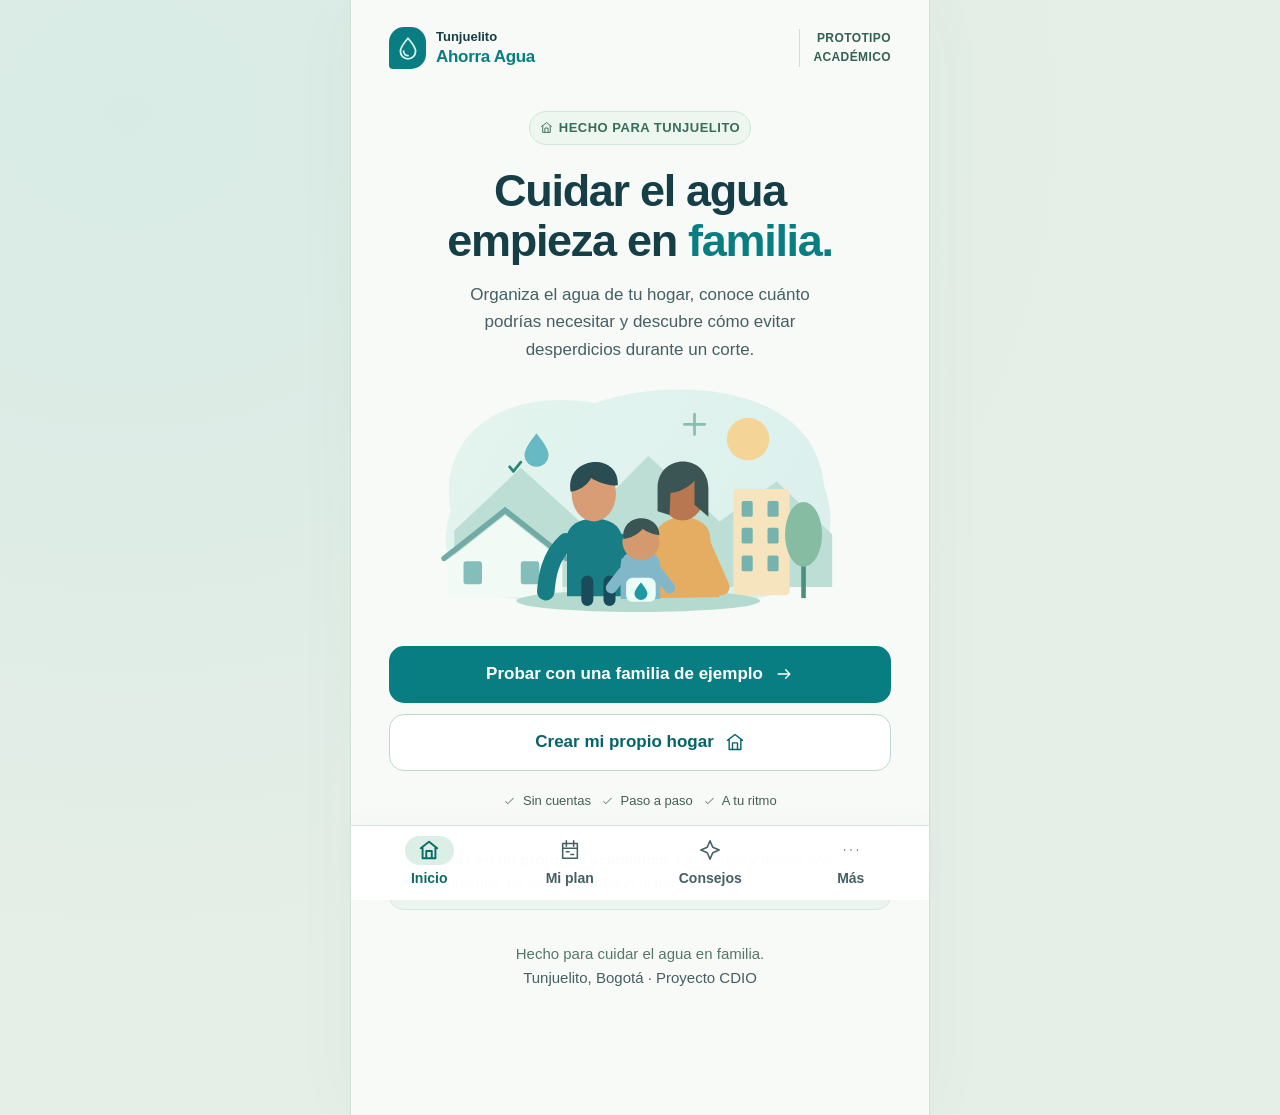
<file: index.html>
<!DOCTYPE html>
<html lang="es">
<head>
  <meta charset="UTF-8">
  <meta http-equiv="refresh" content="0; url=./TunjuelitoAhorraAgua_APP/">
  <title>Tunjuelito Ahorra Agua</title>
</head>
<body>
  <a href="./TunjuelitoAhorraAgua_APP/">
    Abrir Tunjuelito Ahorra Agua
  </a>
</body>
</html>
</file>
<file: TunjuelitoAhorraAgua_APP/css/styles.css>
/* Mobile first. La misma experiencia vertical se conserva en escritorio. */
:root {
  --ink:#163e46; --muted:#455f64; --teal:#087d82; --teal-dark:#05636a;
  --mint:#e4f3ea; --paper:#f7faf7; --line:#d5e4dd; --white:#fff;
  --amber:#81511c; --amber-bg:#fff1dc;
}
*{box-sizing:border-box}
html{scroll-behavior:smooth}
body{margin:0;color:var(--ink);background:var(--paper);font:17px/1.55 'Segoe UI',Arial,sans-serif;overflow-wrap:break-word}
button,input{font:inherit}button,a,input,summary{-webkit-tap-highlight-color:transparent}button,a,summary{touch-action:manipulation}button,summary{cursor:pointer}
a{color:inherit;text-decoration:none}button{border:0}button:disabled{opacity:.38;cursor:default}
button:focus-visible,a:focus-visible,input:focus-visible,summary:focus-visible{outline:3px solid #b67522;outline-offset:3px}
svg{width:24px;height:24px;flex-shrink:0;vertical-align:middle}h1,h2,h3,p{margin:0}h1{font-size:32px;line-height:1.14;letter-spacing:-1px;font-weight:750}h2{font-size:21px;line-height:1.3;letter-spacing:-.4px}h3{font-size:18px;line-height:1.35}p{color:var(--muted)}small{font-size:14px}.muted{color:var(--muted)}
.app{max-width:580px;margin:0 auto;min-height:100vh;background:var(--paper)}
.app-header{display:flex;justify-content:space-between;align-items:center;padding:22px 22px 18px;gap:12px}
.brand{display:flex;gap:10px;align-items:center;font-size:13px;line-height:1.25;min-height:44px;font-weight:650}.brand strong{display:block;font-size:17px;color:var(--teal);letter-spacing:-.3px}.brand-icon{height:42px;width:37px;background:var(--teal);border-radius:15px 15px 15px 4px;display:grid;place-items:center;color:#daf3e9}.brand-icon svg{width:26px;height:26px}.academic{color:#50766c;text-align:right;font-size:9px;letter-spacing:1.2px;line-height:1.6;font-weight:750;border-left:1px solid #cdded7;padding-left:13px}
main{padding:12px 22px 0;min-height:65vh}main:focus{outline:none}.app-footer{text-align:center;font-size:13px;padding:32px 22px 118px;color:#56766c}.app-footer span{font-size:11px;color:var(--muted)}
#bottom-nav{position:fixed;bottom:0;left:50%;transform:translateX(-50%);width:100%;max-width:580px;z-index:20;background:rgba(255,255,255,.98);border-top:1px solid var(--line);display:grid;grid-template-columns:repeat(4,1fr);padding:8px 8px calc(9px + env(safe-area-inset-bottom));box-shadow:0 -6px 24px #254e3c05}
#bottom-nav a{min-height:57px;display:flex;align-items:center;justify-content:center;flex-direction:column;gap:3px;font-size:12px;color:var(--muted);font-weight:600;border-radius:12px}#bottom-nav a>span{display:grid;place-items:center;border-radius:20px;width:49px;height:29px}#bottom-nav a[aria-current]{color:#086e65}#bottom-nav a[aria-current]>span{background:#dcefe6}#bottom-nav a[aria-current] svg{stroke-width:2.1}#bottom-nav svg{width:22px;height:22px}
.welcome{text-align:center;padding-top:4px}.local-pill{display:inline-flex;align-items:center;gap:6px;border:1px solid #d0e6da;background:#edf7ef;color:#376d5b;border-radius:24px;padding:6px 10px;font-size:9px;font-weight:750;letter-spacing:1.4px}.local-pill svg{height:13px;width:13px}.welcome h1{font-size:35px;letter-spacing:-1.3px;line-height:1.13;margin:21px -2px 14px}.welcome h1 em{font-style:normal;color:var(--teal)}.welcome>p{font-size:16px;line-height:1.6;max-width:385px;margin:auto}.family-art{display:block;width:calc(100% + 12px);max-width:480px;height:auto;max-height:220px;margin:12px -6px 17px;object-fit:contain}.welcome-actions{display:grid;gap:11px}.btn{display:flex;align-items:center;justify-content:center;gap:11px;min-height:54px;width:100%;padding:14px 17px;background:var(--teal);border:1.5px solid transparent;color:white;border-radius:15px;font-size:16px;font-weight:650;line-height:1.35;text-align:center}.btn:hover{background:var(--teal-dark)}.btn svg{width:20px;height:20px}.btn.secondary{background:var(--white);color:var(--teal-dark);border-color:#bed9ce}.btn.secondary:hover{background:#eaf6f0}.welcome-actions>.btn{font-size:15px}.resume{display:flex;justify-content:center;align-items:center;min-height:48px;color:var(--teal-dark);font-size:14px;font-weight:650;margin-top:8px}.welcome-promise{display:flex;justify-content:center;gap:12px;font-size:11px;color:#577568;margin:20px 0}.welcome-promise svg{width:13px;height:13px;margin-right:3px}.welcome .note{text-align:left;margin-bottom:0}.note{display:flex;align-items:flex-start;gap:10px;padding:16px;background:#edf5f0;border:1px solid #d9e8df;border-radius:14px;margin:23px 0}.note svg{height:19px;width:19px;color:#47786b;margin-top:2px}.note p{font-size:14px;line-height:1.6;color:#476357}.note.warning{background:#fff3df;border-color:#efddbf}.note.warning p,.note.warning svg{color:#79511e}.note.compact{padding:13px}.note.compact p{font-size:12px}.note strong{color:inherit}.eyebrow{display:block;color:var(--teal);font-size:10px;font-weight:750;letter-spacing:1.6px;margin-bottom:12px}.heading{margin:17px 0 26px}.heading p{font-size:16px;margin-top:13px;line-height:1.6}.back-link{display:inline-flex;align-items:center;gap:6px;color:var(--muted);font-size:14px;min-height:44px;margin-bottom:6px}.back-link svg{width:18px}.stepper{margin-top:8px;margin-bottom:23px}.step-label{display:flex;justify-content:space-between;gap:10px;font-size:11px;font-weight:650;color:var(--teal);letter-spacing:1px}.step-label span:last-child{color:var(--muted);letter-spacing:0;font-weight:400;font-size:12px}.stepper ol{list-style:none;padding:0;margin:6px 0 0;display:grid;grid-template-columns:repeat(4,1fr);gap:6px}.stepper li a{min-height:44px;display:flex;align-items:center;position:relative}.stepper li a::before{content:'';width:100%;height:5px;border-radius:8px;background:#dde8e1}.stepper li.done a::before{background:var(--teal)}.stepper li span{position:absolute;width:25px;height:25px;border-radius:50%;display:grid;place-items:center;background:#e1ece5;font-size:11px;font-weight:700;color:#5c7469}.stepper li.done span{background:var(--teal);color:#fff}.stepper a[aria-current] span{box-shadow:0 0 0 4px #e0eee7}
.surface{background:#fff;border:1px solid var(--line);border-radius:22px;padding:25px 22px}.family-count{text-align:center;padding:27px 16px}.family-count>label{font-size:17px;font-weight:650}.counter{display:flex;justify-content:center;align-items:center;gap:14px;margin:24px 0}.counter button{width:52px;height:52px;border-radius:50%;font-size:27px;font-weight:400;background:#e9f4ed;color:#086f72;flex-shrink:0}.counter input{width:88px;font-size:49px;font-weight:650;text-align:center;border:0;color:var(--ink);background:transparent;line-height:1.2;appearance:textfield;-moz-appearance:textfield;padding:0;min-height:65px}.counter input::-webkit-inner-spin-button,.counter input::-webkit-outer-spin-button{appearance:none}.family-count>.muted{font-size:14px}.plain{border:0;padding:0;margin:27px 0 0;min-width:0}.plain legend{font-size:17px;font-weight:650;margin-bottom:14px}.choice-list,.activity-choices{display:grid;gap:12px}.choice{position:relative;display:flex;gap:13px;align-items:center;min-height:86px;padding:17px 15px;border-radius:17px;border:1.5px solid #d4e3da;background:white;cursor:pointer}.choice input{position:absolute;opacity:0;width:1px;height:1px}.choice:has(input:checked){border-color:#78b5a0;background:#edf7f0}.choice:has(input:focus-visible){outline:3px solid #b67522;outline-offset:3px}.choice-icon{width:42px;height:42px;display:grid;place-items:center;flex-shrink:0;background:#eaf4ed;border-radius:13px;color:var(--teal)}.choice-text{flex:1;min-width:0}.choice strong,.essential strong{font-size:16px;font-weight:650;display:block;line-height:1.35}.choice small,.essential small{display:block;font-size:13px;color:var(--muted);line-height:1.45;margin-top:5px}.choice-check{height:24px;width:24px;border:1.5px solid #adcbc0;border-radius:7px;display:grid;place-items:center;flex-shrink:0;background:white;color:transparent}.choice-check svg{width:16px;height:16px}.choice:has(input:checked) .choice-check{background:#158479;color:#fff;border-color:#158479}.quiet{font-size:14px;color:var(--muted);line-height:1.65;margin:17px 0}.wizard-actions{display:flex;gap:12px;margin-top:28px}.wizard-actions>.back{width:auto;flex-shrink:0;background:transparent;border-color:#cbded2;color:var(--teal-dark);padding:12px 13px;font-size:15px}.save-note{text-align:center;font-size:12px;color:#5a7568;margin-top:14px}.essential{display:flex;align-items:flex-start;gap:13px;padding:16px 15px;border-radius:16px;border:1px solid var(--line);background:#fff}.essential .choice-icon{width:37px;height:37px;border-radius:11px}.essential .choice-icon svg{width:22px}.included{display:flex;gap:5px;align-items:center;font-size:11px;color:#386b56;margin-top:7px}.included svg{height:13px;width:13px}.customize{border:1px solid var(--line);border-radius:17px;background:#fff;margin:22px 0;overflow:hidden}.customize summary{display:flex;align-items:center;gap:11px;padding:17px;min-height:64px;list-style:none;color:var(--ink);font-size:16px;font-weight:650}.customize summary::-webkit-details-marker{display:none}.customize summary>svg{color:var(--teal);height:21px;width:21px}.customize summary>span:first-of-type{flex:1;min-width:0}.customize summary small{display:block;color:var(--muted);font-weight:400;font-size:12px;margin-top:3px}.customize summary>span:last-child:not(:first-of-type){font-size:24px;color:var(--teal);font-weight:400}.customize[open] summary{border-bottom:1px solid var(--line)}.details-content{padding:0 18px 18px}.details-content>p{font-size:15px;margin-top:18px}.field{display:flex;flex-direction:column;gap:8px;font-size:16px;font-weight:600;margin:23px 0}.field input{min-height:53px;padding:13px 14px;width:100%;min-width:0;border:1.5px solid #b9d3c7;border-radius:12px;background:white;color:var(--ink);font-size:18px;font-weight:400}.field small{font-size:13px;color:var(--muted);font-weight:400;line-height:1.5}.form-error{color:#a53d28;font-size:15px;font-weight:600;margin:18px 0}.form-error:empty{display:none}.water-entry{text-align:center;background:#eaf5f0;padding:22px 17px;border-color:#cce1d5}.water-icon{display:flex;align-items:center;justify-content:center;width:54px;height:54px;border-radius:18px;background:#d6eae0;color:#087b7d;margin:0 auto 13px}.water-icon svg{height:31px;width:31px}.water-entry>label{display:block;font-size:16px;font-weight:600}.liters-input{display:flex;justify-content:center;align-items:baseline;gap:8px;margin:10px 0 22px;min-width:0}.liters-input input{width:165px;max-width:70%;font-size:49px;line-height:1.3;text-align:center;background:transparent;border:0;border-bottom:2px solid #99c6b3;border-radius:0;color:var(--ink);font-weight:650;padding:0;appearance:textfield;-moz-appearance:textfield}.liters-input input::-webkit-inner-spin-button,.liters-input input::-webkit-outer-spin-button{appearance:none}.liters-input>span{font-size:17px;color:#48715e}.quick-values{display:flex;justify-content:center;gap:10px}.quick-values button{min-height:44px;min-width:65px;padding:8px 12px;color:var(--teal-dark);background:white;border:1px solid #c5ddcf;border-radius:25px;font-size:14px;font-weight:650}.duration{margin-top:28px}.duration>p{font-size:14px;margin:7px 0 17px}.duration-options{display:grid;grid-template-columns:repeat(3,1fr);gap:10px}.duration-options button{border:1.5px solid #cbded2;background:white;color:var(--ink);border-radius:14px;min-height:66px;font-size:23px;font-weight:650;display:flex;align-items:center;justify-content:center;gap:5px}.duration-options button span{font-size:12px;font-weight:400}.duration-options button[aria-pressed=true]{background:#e1f1e6;border-color:#4c9c86;color:#126c5e}.duration .field{font-size:14px;margin-top:18px}.plan-card{border:1px solid #bedfcf;background:linear-gradient(145deg,#e3f2e7,#e7f5f2);border-radius:24px;padding:25px 19px 18px;text-align:center;position:relative;overflow:hidden}.plan-icon{margin:auto auto 14px;width:47px;height:47px;background:#cce7d9;border-radius:50%;display:grid;place-items:center;color:var(--teal)}.plan-icon svg{height:27px;width:27px}.plan-card>p{font-size:15px;color:#42685c}.plan-number{font-size:62px;letter-spacing:-2.5px;font-weight:750;line-height:1.25;margin:9px 0 20px;color:#135858}.plan-number span{font-size:20px;letter-spacing:0;font-weight:400;display:block;margin-top:0}.available{display:flex;justify-content:space-between;gap:12px;border-top:1px solid #c1dbcb;padding:17px 0;font-size:15px}.available strong{font-size:18px}.balance{display:flex;align-items:flex-start;gap:10px;background:#fff3df;border:1px solid #e5d5b7;padding:14px 12px;border-radius:13px;text-align:left;color:#78501c}.balance-icon{width:25px;height:25px;flex-shrink:0;color:inherit}.balance-icon svg{height:21px;width:21px}.balance strong{font-size:15px;line-height:1.5;display:block}.balance p{font-size:12px;color:inherit;margin-top:5px;line-height:1.6}.balance.enough{background:#f4fcf5;color:#326344;border-color:#b6d7bf}.estimate-caption{font-size:13px;margin:15px 4px 25px;line-height:1.6}.section-title{display:flex;gap:10px;align-items:center;margin:28px 0 20px}.round-icon{width:37px;height:37px;border-radius:12px;background:#e5f1e7;color:#317c65;display:inline-grid;place-items:center;flex-shrink:0}.round-icon svg{height:21px;width:21px}.section-title h2{font-size:20px}.advice-steps{padding:0;list-style:none;counter-reset:advice}.advice-steps li{counter-increment:advice;position:relative;padding:0 0 23px 35px}.advice-steps li::before{content:counter(advice);position:absolute;left:0;top:0;width:24px;height:24px;background:#e1efe4;border-radius:50%;display:grid;place-items:center;font-size:12px;font-weight:650;color:#39775f}.advice-steps strong{font-size:16px}.advice-steps p{font-size:15px;margin-top:7px}.breakdown-row{display:flex;justify-content:space-between;align-items:center;gap:12px;padding:16px 0;border-bottom:1px solid var(--line);font-size:15px}.breakdown-row strong{white-space:nowrap;font-size:15px}.breakdown-row small{font-size:12px;display:block;color:var(--muted);margin-top:5px}.plan-actions{display:grid;gap:12px;margin:26px 0 12px}.extension-note{text-align:center;font-size:11px;margin-top:24px}.wide-link{display:flex;align-items:center;justify-content:center;gap:8px;width:100%;min-height:48px;padding:12px 8px;color:var(--teal-dark);font-size:15px;font-weight:600;background:transparent;text-align:center}.wide-link:hover,.back-link:hover,.resume:hover{text-decoration:underline}.example-list{display:grid;gap:15px}.example{display:flex;align-items:center;gap:14px;min-height:125px;width:100%;padding:20px 16px;border-radius:20px;text-align:left;background:#eaf4ed;color:var(--ink);border:1px solid #cfdfd5}.example.peach{background:#fbf0df;border-color:#ebddc3}.example.blue{background:#eaf3f7;border-color:#d1e0e9}.example>span:nth-child(2){flex:1;min-width:0}.example-icon{display:grid;place-items:center;flex-shrink:0;width:43px;height:54px;border-radius:17px;background:#fff9;color:#467c69}.example-icon svg{height:27px;width:27px}.example>svg{height:19px;width:19px}.example strong{display:block;font-size:17px;line-height:1.3}.example small{display:block;font-size:13px;color:var(--muted);margin:5px 0}.example-description{display:block;font-size:13px;line-height:1.45;color:var(--muted)}.menu-list{background:#fff;border:1px solid var(--line);border-radius:20px;overflow:hidden}.menu-item{display:flex;align-items:center;gap:13px;min-height:85px;padding:19px 16px;border-bottom:1px solid var(--line)}.menu-item:last-child{border-bottom:0}.menu-item>span:nth-child(2){flex:1;min-width:0}.menu-item>strong{flex:1}.menu-item>svg{width:18px;height:18px;color:var(--teal)}.menu-item strong{display:block;font-size:16px;line-height:1.4}.menu-item small{font-size:13px;display:block;line-height:1.5;color:var(--muted);margin-top:4px}.consumption-summary{text-align:center;background:#e9f4ed}.consumption-summary>p,.goal-result>p{font-size:15px}.summary-number{font-size:45px;letter-spacing:-1.5px;line-height:1.3;font-weight:700;margin:12px 0 18px}.summary-number span{display:block;font-size:15px;color:var(--muted);font-weight:400;letter-spacing:0;margin-top:1px}.inline-result{display:flex;justify-content:space-between;gap:12px;align-items:center;padding-top:17px;border-top:1px solid #cbded2;font-size:15px}.spaced{margin-top:28px;margin-bottom:16px}.receipt{border:1px solid var(--line);border-radius:17px;padding:15px 18px;margin-bottom:13px;background:white}.receipt-heading{display:flex;justify-content:space-between;align-items:center;gap:12px}.icon-button{height:44px;min-width:44px;display:grid;place-items:center;font-size:25px;border-radius:12px;background:#edf4ef;color:#496e60}.receipt-type{font-size:12px;color:var(--muted)}.receipt-values{display:flex;justify-content:space-between;align-items:center;gap:12px;margin-top:13px}.receipt-values strong{font-size:20px}.receipt-values span{font-size:14px;color:var(--muted)}.receipt>small{font-size:12px;color:var(--muted)}.bar{height:7px;background:#e1ece5;border-radius:10px;margin:12px 0}.bar span{display:block;height:100%;background:#64a895;border-radius:10px}.empty{padding:30px 18px;border:1px dashed #c1d9cb;border-radius:14px;font-size:16px;text-align:center}.check-row{display:flex;align-items:center;gap:12px;min-height:49px;font-size:16px;line-height:1.5;margin:8px 0;padding:8px 0;cursor:pointer}.check-row input{height:22px;width:22px;accent-color:var(--teal);flex-shrink:0}.habit-result{margin-top:30px;background:#edf5ef}.habit-result h2{font-size:19px}.habit-result>p{font-size:15px;margin-top:10px}.habit-result .quiet{font-size:13px}.goal-result{text-align:center;background:#eaf4ed}.goal-result .round-icon{margin-bottom:14px}.tips{display:grid;gap:16px;margin-bottom:24px}.tip{background:white;border:1px solid var(--line);border-radius:20px;padding:24px 21px}.tip.featured{background:#e5f3e8;border-color:#c8e2d1}.tip h2{margin:16px 0 12px;font-size:22px}.tip p{font-size:16px;line-height:1.65}.tip>small{display:block;font-size:12px;margin-top:16px;color:var(--muted)}.external{display:flex;align-items:center;justify-content:space-between;gap:9px;min-height:44px;padding:11px 0;color:var(--teal-dark);font-size:13px;font-weight:600}.external span{font-size:19px}.tip .external{margin-top:14px}.section-heading{display:flex;align-items:center;justify-content:space-between;gap:12px;margin:25px 0 15px}.section-heading span{font-size:13px;color:var(--muted)}.notice{background:#fff;border:1px solid var(--line);border-radius:17px;padding:20px 18px;margin-bottom:15px}.simulation-label{font-size:10px;line-height:1.6;color:#805721;letter-spacing:.4px;font-weight:750;display:block;margin-bottom:12px}.notice p{font-size:15px;margin-top:10px}.notice .wide-link{justify-content:flex-start;font-size:14px;margin-top:8px;padding-left:0}.source-list{border:1px solid var(--line);background:white;border-radius:16px;padding:4px 17px}.source-list .external{font-size:15px;min-height:58px;border-bottom:1px solid var(--line)}.source-list .external:last-child{border:0}.reset-area{margin-top:30px;padding:24px 18px;background:#eff3ed;border-radius:17px}.reset-area p{font-size:15px;margin:12px 0 20px}.reset-area h2{font-size:20px}
dialog{color:var(--ink);border:1px solid var(--line);border-radius:23px;padding:26px 22px;width:390px;max-width:calc(100% - 30px);box-shadow:0 25px 100px #163e4625}dialog::backdrop{background:#183c3b80;backdrop-filter:blur(3px)}.dialog-icon{background:#e2f0e6;border-radius:15px;display:grid;place-items:center;width:48px;height:48px;color:var(--teal);margin-bottom:18px}dialog h2{font-size:24px}dialog p{font-size:16px;margin-top:14px}.dialog-actions{display:flex;flex-direction:column-reverse;gap:10px;margin-top:25px}#toast{position:fixed;bottom:calc(93px + env(safe-area-inset-bottom));left:50%;transform:translateX(-50%);max-width:calc(100% - 32px);width:max-content;background:#173f41;color:white;font-size:14px;border-radius:13px;padding:14px 18px;z-index:50;pointer-events:none;opacity:0;box-shadow:0 8px 25px #153e4222;transition:opacity .15s}#toast.show{opacity:1}.skip{position:fixed;top:-100px;left:12px;background:white;padding:13px;z-index:99}.skip:focus{top:12px}
@media(min-width:600px){body{background:#e5eee7;background-image:radial-gradient(ellipse at 10% 10%,#d8ebe5,transparent 60%)}.app{border-left:1px solid #d0e1d5;border-right:1px solid #d0e1d5;box-shadow:0 0 70px #245c3b08}.app-header{padding:26px 38px 21px}main{padding:16px 38px 0}h1{font-size:36px}.welcome h1{font-size:45px}.family-art{margin:16px auto 22px;width:100%;max-height:245px}.welcome>p{font-size:17px}.btn{font-size:17px;min-height:57px}.welcome-actions>.btn{font-size:17px}.welcome-promise{font-size:12px;gap:24px}.academic{font-size:10px}.choice{padding:20px;min-height:94px}.essential{padding:20px}.plan-card{padding:32px 27px 25px}.plan-number{font-size:76px}.balance strong{font-size:17px}.balance p{font-size:14px}.plan-card>p{font-size:17px}#bottom-nav{border-left:1px solid #d0e1d5;border-right:1px solid #d0e1d5}.app-footer{padding-bottom:125px}}
@media(max-width:349px){.app-header{padding:17px 16px 15px}main{padding-left:16px;padding-right:16px}.brand{gap:8px}.brand strong{font-size:15px}.academic{font-size:8px;padding-left:8px;letter-spacing:.8px}h1{font-size:29px}.welcome h1{font-size:31px}.welcome>p{font-size:16px}.welcome-actions>.btn{font-size:14px;padding-left:10px;padding-right:10px}.welcome-promise{font-size:10px;gap:8px}.choice{padding:15px 12px;gap:10px}.choice-icon{width:34px;height:36px;border-radius:11px}.choice-icon svg{width:21px}.choice strong{font-size:15px}.choice small{font-size:13px}.choice-check{width:22px;height:22px}.essential{padding:15px 12px;gap:10px}.essential strong{font-size:15px}.wizard-actions{gap:8px}.wizard-actions .btn{font-size:15px;padding:13px 11px}.example{gap:10px;padding:17px 13px}.example-icon{width:34px;height:47px}.example strong{font-size:16px}.example-description{font-size:12px}.duration-options{gap:8px}.duration-options button{gap:3px;font-size:21px}.duration-options button span{font-size:11px}.plan-number{font-size:57px}.plan-card{padding:22px 15px 16px}.balance{padding:13px 10px}.balance strong{font-size:14px}.menu-item{gap:10px;padding:17px 13px}.menu-item strong{font-size:15px}.menu-item small{font-size:13px}.section-title h2{font-size:18px}}
@media(prefers-reduced-motion:reduce){html{scroll-behavior:auto}*{transition:none!important}}

/* Ajustes finales V2: lectura cómoda sin cambiar la estructura móvil. */
small,.note p,.note.compact p,.quiet,.save-note,.choice small,.essential small,
.customize summary small,.field small,.balance p,.estimate-caption,
.breakdown-row small,.extension-note,.example small,.example-description,
.menu-item small,.receipt-type,.receipt>small,.habit-result .quiet,.tip>small,
.external,.section-heading span,.duration>p,.duration .field,.family-count>.muted,
.app-footer,.app-footer span,.resume,.receipt-values span {
  font-size:15px;line-height:1.6;
}
.balance strong{font-size:16px}
#bottom-nav a{font-size:14px}
.academic{font-size:12px;letter-spacing:.4px;color:#365f53}
.local-pill,.eyebrow,.step-label,.step-label span:last-child,.included,
.simulation-label{font-size:13px;letter-spacing:.5px;line-height:1.5}
.welcome-promise{font-size:13px;gap:10px;flex-wrap:wrap;color:#455f53}
.duration-options button{flex-wrap:wrap}
.duration-options button span{font-size:14px}
.simulation-result{font-size:20px;line-height:1.35;letter-spacing:0;color:#135858;margin-bottom:8px}
.plan-card>.simulation-context{font-size:15px;line-height:1.6;color:#365e51;margin-bottom:18px}
.organize-next{padding:22px 18px;border:1px solid #bed9ce;border-radius:18px;background:#fff;margin:22px 0}
.organize-next p{font-size:16px;line-height:1.6;margin:12px 0 18px}
@media(max-width:349px){.academic{padding-left:8px;font-size:12px;letter-spacing:0}.brand{font-size:12px}.brand strong{font-size:14px}#bottom-nav{padding-left:4px;padding-right:4px}.welcome-promise{gap:8px}}
</file>
